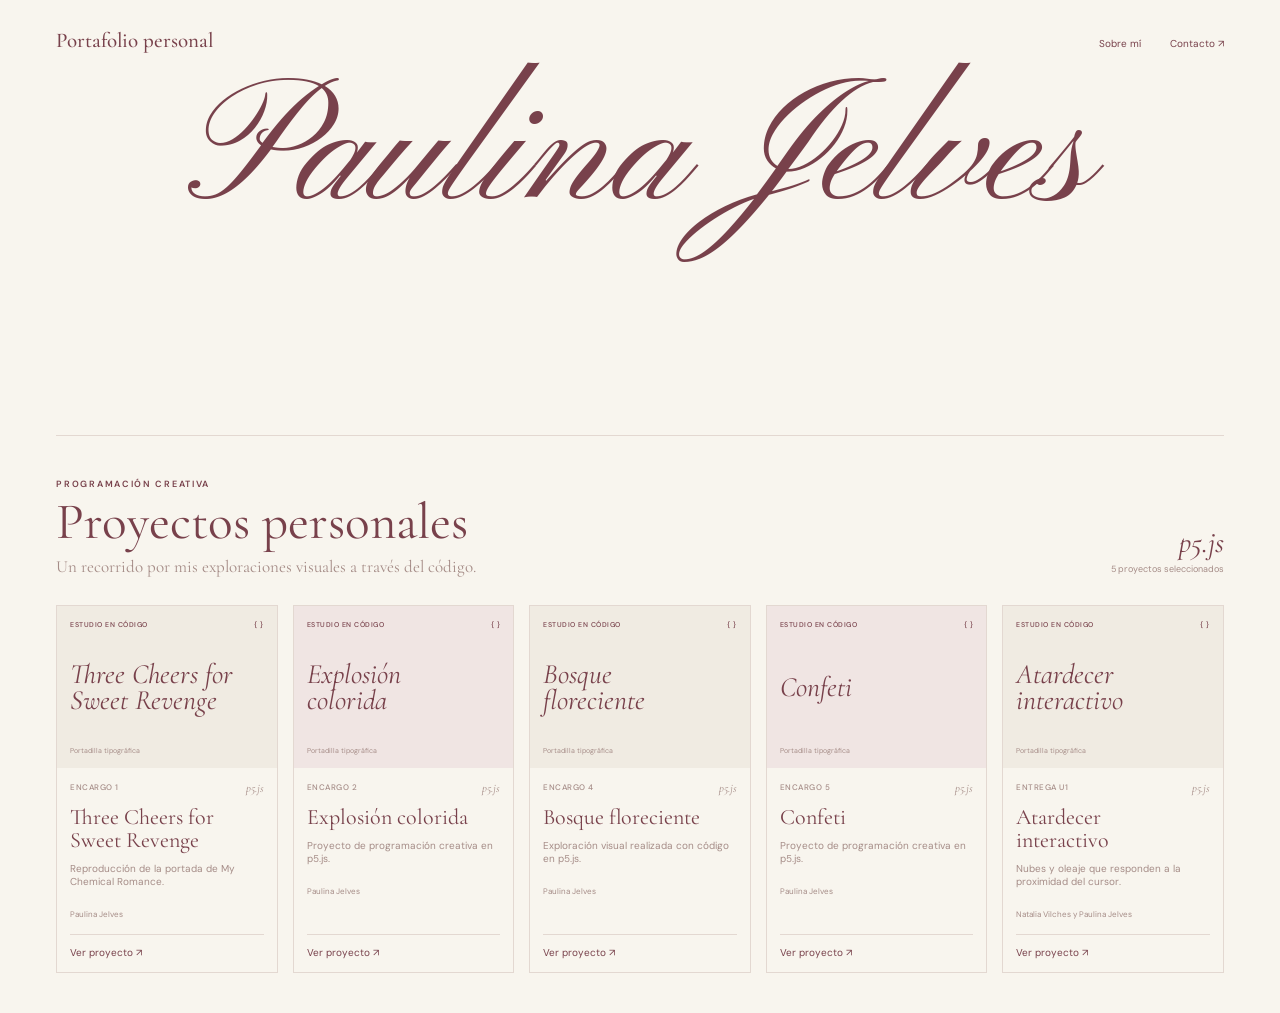
<file: index.html>
<!DOCTYPE html>
<html lang="es">
<head>
  <!-- Configuración básica del documento. -->
  <meta charset="UTF-8">
  <meta name="viewport" content="width=device-width, initial-scale=1.0">
  <title>Portafolio personal | Paulina Jelves</title>

  <!-- Conecta este HTML con el archivo CSS ubicado en la misma carpeta. -->
  <link rel="stylesheet" href="style.css">

  <!-- Tipografías: puedes reemplazarlas desde Google Fonts y en el CSS. -->
  <link rel="preconnect" href="https://fonts.googleapis.com">
  <link rel="preconnect" href="https://fonts.gstatic.com" crossorigin>
  <link href="https://fonts.googleapis.com/css2?family=Cormorant+Garamond:ital,wght@0,400;0,500;1,400;1,500&family=DM+Sans:wght@400;500;600&family=Pinyon+Script&display=swap" rel="stylesheet">
</head>
<body>
  <!-- HEADER: portada y barra superior de navegación. -->
  <header id="inicio" class="portada">
    <div class="barra-superior">
      <div class="nombre-sitio">Portafolio personal</div>
      <div class="navegacion">
        <!-- href="#sobre-mi" dirige al elemento con id="sobre-mi". -->
        <a href="#sobre-mi">Sobre mí</a>
        <!-- Reemplaza el correo de ejemplo por tu dirección real. -->
        <a href="mailto:tu-correo@ejemplo.com">Contacto ↗</a>
      </div>
    </div>

    <!-- Título grande con tipografía caligráfica. -->
    <div class="titulo-portada">Paulina Jelves</div>

    <!-- Línea horizontal inferior presente en el wireframe. -->
    <div class="linea-portada"></div>
  </header>

  <!-- Contenedor de la sección de proyectos. -->
  <div id="proyectos" class="seccion-proyectos">
    <div class="encabezado-proyectos">
      <div class="introduccion-proyectos">
        <div class="etiqueta-seccion">PROGRAMACIÓN CREATIVA</div>
        <div class="titulo-seccion">Proyectos personales</div>
        <div class="subtitulo-seccion">Un recorrido por mis exploraciones visuales a través del código.</div>
      </div>
      <div class="resumen-proyectos">
        <div class="marca-p5">p5.js</div>
        <div class="cantidad-proyectos">5 proyectos seleccionados</div>
      </div>
    </div>

    <!-- Las cinco tarjetas mantienen el mismo formato: cabecera visual + información. -->
    <div class="grilla-proyectos">

      <!-- PROYECTO 1: coloca su imagen en el atributo src comentado. -->
      <div id="proyecto-1" class="tarjeta-proyecto">
        <div class="visual-proyecto tono-arena">
          <!-- Para usar una imagen: quita los comentarios y cambia la ruta.
          <img class="imagen-proyecto" src="imagenes/three-cheers.jpg" alt="Vista de Three Cheers for Sweet Revenge">
          -->
          <div class="visual-arriba"><span>ESTUDIO EN CÓDIGO</span><span>{ }</span></div>
          <div class="visual-titulo">Three Cheers for<br>Sweet Revenge</div>
          <div class="visual-pie">Portadilla tipográfica</div>
        </div>
        <div class="contenido-proyecto">
          <div class="metadatos"><span>ENCARGO 1</span><span>p5.js</span></div>
          <div class="nombre-proyecto">Three Cheers for<br>Sweet Revenge</div>
          <div class="descripcion-proyecto">Reproducción de la portada de My Chemical Romance.</div>
          <div class="autoria-proyecto">Paulina Jelves</div>
          <a class="enlace-proyecto" href="https://wiki.ead.pucv.cl/Encargo_1_IE_-_Three_cheers_for_sweet_revenge_-_Paulina_Jelves" target="_blank" rel="noopener noreferrer">Ver proyecto ↗</a>
        </div>
      </div>

      <!-- PROYECTO 2 -->
      <div id="proyecto-2" class="tarjeta-proyecto">
        <div class="visual-proyecto tono-rosa">
          <!-- <img class="imagen-proyecto" src="imagenes/explosion-colorida.jpg" alt="Vista de Explosión colorida"> -->
          <div class="visual-arriba"><span>ESTUDIO EN CÓDIGO</span><span>{ }</span></div>
          <div class="visual-titulo">Explosión<br>colorida</div>
          <div class="visual-pie">Portadilla tipográfica</div>
        </div>
        <div class="contenido-proyecto">
          <div class="metadatos"><span>ENCARGO 2</span><span>p5.js</span></div>
          <div class="nombre-proyecto">Explosión colorida</div>
          <div class="descripcion-proyecto">Proyecto de programación creativa en p5.js.</div>
          <div class="autoria-proyecto">Paulina Jelves</div>
          <a class="enlace-proyecto" href="https://wiki.ead.pucv.cl/Encargo_2_IE_-_Paulina_Jelves" target="_blank" rel="noopener noreferrer">Ver proyecto ↗</a>
        </div>
      </div>

      <!-- PROYECTO 3 -->
      <div id="proyecto-3" class="tarjeta-proyecto">
        <div class="visual-proyecto tono-arena">
          <!-- <img class="imagen-proyecto" src="imagenes/bosque-floreciente.jpg" alt="Vista de Bosque floreciente"> -->
          <div class="visual-arriba"><span>ESTUDIO EN CÓDIGO</span><span>{ }</span></div>
          <div class="visual-titulo">Bosque<br>floreciente</div>
          <div class="visual-pie">Portadilla tipográfica</div>
        </div>
        <div class="contenido-proyecto">
          <div class="metadatos"><span>ENCARGO 4</span><span>p5.js</span></div>
          <div class="nombre-proyecto">Bosque floreciente</div>
          <div class="descripcion-proyecto">Exploración visual realizada con código en p5.js.</div>
          <div class="autoria-proyecto">Paulina Jelves</div>
          <a class="enlace-proyecto" href="https://wiki.ead.pucv.cl/Encargo_4_IE_-_Paulina_Jelves" target="_blank" rel="noopener noreferrer">Ver proyecto ↗</a>
        </div>
      </div>

      <!-- PROYECTO 4 -->
      <div id="proyecto-4" class="tarjeta-proyecto">
        <div class="visual-proyecto tono-rosa">
          <!-- <img class="imagen-proyecto" src="imagenes/confeti.jpg" alt="Vista de Confeti"> -->
          <div class="visual-arriba"><span>ESTUDIO EN CÓDIGO</span><span>{ }</span></div>
          <div class="visual-titulo">Confeti</div>
          <div class="visual-pie">Portadilla tipográfica</div>
        </div>
        <div class="contenido-proyecto">
          <div class="metadatos"><span>ENCARGO 5</span><span>p5.js</span></div>
          <div class="nombre-proyecto">Confeti</div>
          <div class="descripcion-proyecto">Proyecto de programación creativa en p5.js.</div>
          <div class="autoria-proyecto">Paulina Jelves</div>
          <a class="enlace-proyecto" href="https://wiki.ead.pucv.cl/Encargo_5_IE_-_Paulina_Jelves" target="_blank" rel="noopener noreferrer">Ver proyecto ↗</a>
        </div>
      </div>

      <!-- PROYECTO 5 -->
      <div id="proyecto-5" class="tarjeta-proyecto">
        <div class="visual-proyecto tono-arena">
          <!-- <img class="imagen-proyecto" src="imagenes/atardecer.jpg" alt="Vista de Atardecer interactivo"> -->
          <div class="visual-arriba"><span>ESTUDIO EN CÓDIGO</span><span>{ }</span></div>
          <div class="visual-titulo">Atardecer<br>interactivo</div>
          <div class="visual-pie">Portadilla tipográfica</div>
        </div>
        <div class="contenido-proyecto">
          <div class="metadatos"><span>ENTREGA U1</span><span>p5.js</span></div>
          <div class="nombre-proyecto">Atardecer<br>interactivo</div>
          <div class="descripcion-proyecto">Nubes y oleaje que responden a la proximidad del cursor.</div>
          <div class="autoria-proyecto">Natalia Vilches y Paulina Jelves</div>
          <a class="enlace-proyecto" href="https://wiki.ead.pucv.cl/Atardecer_Interactivo_-_Entrega_U1_IE" target="_blank" rel="noopener noreferrer">Ver proyecto ↗</a>
        </div>
      </div>
    </div>
  </div>

  <!-- El wireframe no incluye una sección "Sobre mí" ni pie de página.
       Por eso no añadimos ninguna. Si deseas que el enlace superior funcione
       dentro de esta página, tendrás que indicar dónde ubicar esa sección. -->
</body>
</html>
</file>
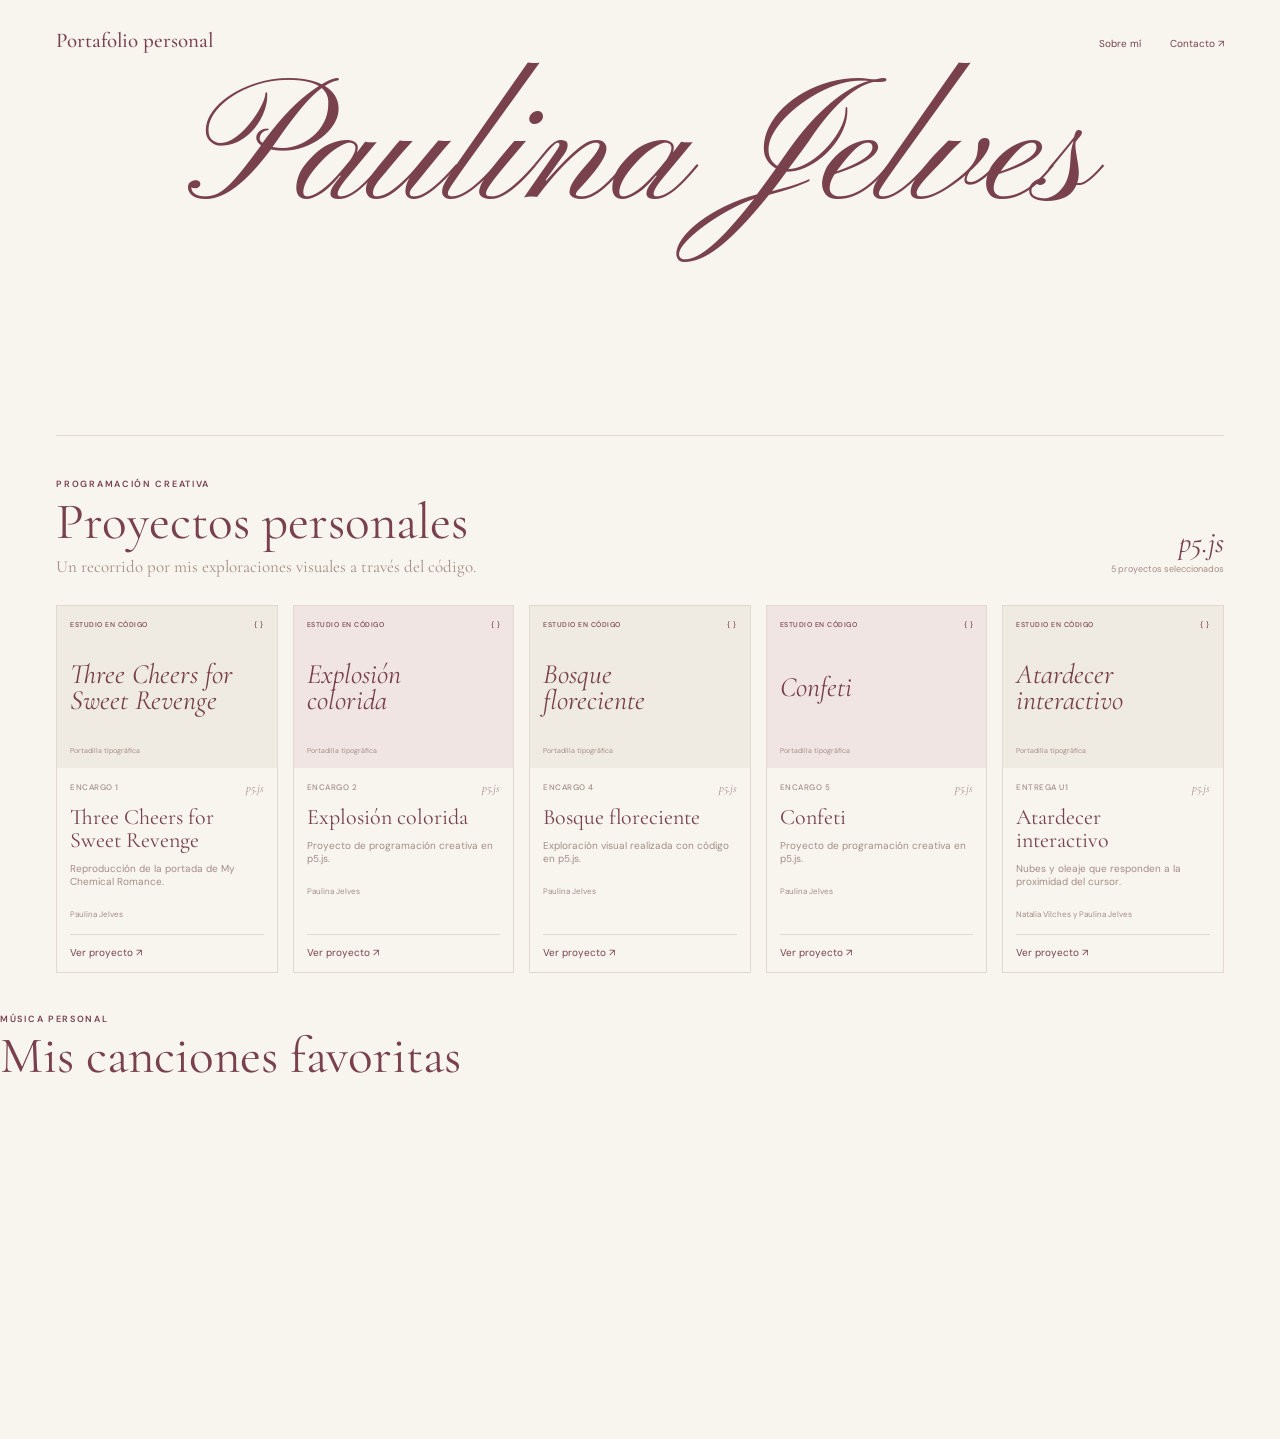
<file: index (1).html>
<!DOCTYPE html>
<html lang="es">
<head>
  <!-- Configuración básica del documento. -->
  <meta charset="UTF-8">
  <meta name="viewport" content="width=device-width, initial-scale=1.0">
  <title>Portafolio personal | Paulina Jelves</title>

  <!-- Conecta este HTML con el archivo CSS ubicado en la misma carpeta. -->
  <link rel="stylesheet" href="style.css">

  <!-- Tipografías: puedes reemplazarlas desde Google Fonts y en el CSS. -->
  <link rel="preconnect" href="https://fonts.googleapis.com">
  <link rel="preconnect" href="https://fonts.gstatic.com" crossorigin>
  <link href="https://fonts.googleapis.com/css2?family=Cormorant+Garamond:ital,wght@0,400;0,500;1,400;1,500&family=DM+Sans:wght@400;500;600&family=Pinyon+Script&display=swap" rel="stylesheet">
</head>
<body>
  <!-- HEADER: portada y barra superior de navegación. -->
  <header id="inicio" class="portada">
    <div class="barra-superior">
      <div class="nombre-sitio">Portafolio personal</div>
      <div class="navegacion">
        <!-- href="#sobre-mi" dirige al elemento con id="sobre-mi". -->
        <a href="#sobre-mi">Sobre mí</a>
        <!-- Reemplaza el correo de ejemplo por tu dirección real. -->
        <a href="mailto:tu-correo@ejemplo.com">Contacto ↗</a>
      </div>
    </div>

    <!-- Título grande con tipografía caligráfica. -->
    <div class="titulo-portada">Paulina Jelves</div>

    <!-- Línea horizontal inferior presente en el wireframe. -->
    <div class="linea-portada"></div>
  </header>

  <!-- Contenedor de la sección de proyectos. -->
  <div id="proyectos" class="seccion-proyectos">
    <div class="encabezado-proyectos">
      <div class="introduccion-proyectos">
        <div class="etiqueta-seccion">PROGRAMACIÓN CREATIVA</div>
        <div class="titulo-seccion">Proyectos personales</div>
        <div class="subtitulo-seccion">Un recorrido por mis exploraciones visuales a través del código.</div>
      </div>
      <div class="resumen-proyectos">
        <div class="marca-p5">p5.js</div>
        <div class="cantidad-proyectos">5 proyectos seleccionados</div>
      </div>
    </div>

    <!-- Las cinco tarjetas mantienen el mismo formato: cabecera visual + información. -->
    <div class="grilla-proyectos">

      <!-- PROYECTO 1: coloca su imagen en el atributo src comentado. -->
      <div id="proyecto-1" class="tarjeta-proyecto">
        <div class="visual-proyecto tono-arena">
          <!-- Para usar una imagen: quita los comentarios y cambia la ruta.
          <img class="imagen-proyecto" src="imagenes/three-cheers.jpg" alt="Vista de Three Cheers for Sweet Revenge">
          -->
          <div class="visual-arriba"><span>ESTUDIO EN CÓDIGO</span><span>{ }</span></div>
          <div class="visual-titulo">Three Cheers for<br>Sweet Revenge</div>
          <div class="visual-pie">Portadilla tipográfica</div>
        </div>
        <div class="contenido-proyecto">
          <div class="metadatos"><span>ENCARGO 1</span><span>p5.js</span></div>
          <div class="nombre-proyecto">Three Cheers for<br>Sweet Revenge</div>
          <div class="descripcion-proyecto">Reproducción de la portada de My Chemical Romance.</div>
          <div class="autoria-proyecto">Paulina Jelves</div>
          <a class="enlace-proyecto" href="https://wiki.ead.pucv.cl/Encargo_1_IE_-_Three_cheers_for_sweet_revenge_-_Paulina_Jelves" target="_blank" rel="noopener noreferrer">Ver proyecto ↗</a>
        </div>
      </div>

      <!-- PROYECTO 2 -->
      <div id="proyecto-2" class="tarjeta-proyecto">
        <div class="visual-proyecto tono-rosa">
          <!-- <img class="imagen-proyecto" src="imagenes/explosion-colorida.jpg" alt="Vista de Explosión colorida"> -->
          <div class="visual-arriba"><span>ESTUDIO EN CÓDIGO</span><span>{ }</span></div>
          <div class="visual-titulo">Explosión<br>colorida</div>
          <div class="visual-pie">Portadilla tipográfica</div>
        </div>
        <div class="contenido-proyecto">
          <div class="metadatos"><span>ENCARGO 2</span><span>p5.js</span></div>
          <div class="nombre-proyecto">Explosión colorida</div>
          <div class="descripcion-proyecto">Proyecto de programación creativa en p5.js.</div>
          <div class="autoria-proyecto">Paulina Jelves</div>
          <a class="enlace-proyecto" href="https://wiki.ead.pucv.cl/Encargo_2_IE_-_Paulina_Jelves" target="_blank" rel="noopener noreferrer">Ver proyecto ↗</a>
        </div>
      </div>

      <!-- PROYECTO 3 -->
      <div id="proyecto-3" class="tarjeta-proyecto">
        <div class="visual-proyecto tono-arena">
          <!-- <img class="imagen-proyecto" src="imagenes/bosque-floreciente.jpg" alt="Vista de Bosque floreciente"> -->
          <div class="visual-arriba"><span>ESTUDIO EN CÓDIGO</span><span>{ }</span></div>
          <div class="visual-titulo">Bosque<br>floreciente</div>
          <div class="visual-pie">Portadilla tipográfica</div>
        </div>
        <div class="contenido-proyecto">
          <div class="metadatos"><span>ENCARGO 4</span><span>p5.js</span></div>
          <div class="nombre-proyecto">Bosque floreciente</div>
          <div class="descripcion-proyecto">Exploración visual realizada con código en p5.js.</div>
          <div class="autoria-proyecto">Paulina Jelves</div>
          <a class="enlace-proyecto" href="https://wiki.ead.pucv.cl/Encargo_4_IE_-_Paulina_Jelves" target="_blank" rel="noopener noreferrer">Ver proyecto ↗</a>
        </div>
      </div>

      <!-- PROYECTO 4 -->
      <div id="proyecto-4" class="tarjeta-proyecto">
        <div class="visual-proyecto tono-rosa">
          <!-- <img class="imagen-proyecto" src="imagenes/confeti.jpg" alt="Vista de Confeti"> -->
          <div class="visual-arriba"><span>ESTUDIO EN CÓDIGO</span><span>{ }</span></div>
          <div class="visual-titulo">Confeti</div>
          <div class="visual-pie">Portadilla tipográfica</div>
        </div>
        <div class="contenido-proyecto">
          <div class="metadatos"><span>ENCARGO 5</span><span>p5.js</span></div>
          <div class="nombre-proyecto">Confeti</div>
          <div class="descripcion-proyecto">Proyecto de programación creativa en p5.js.</div>
          <div class="autoria-proyecto">Paulina Jelves</div>
          <a class="enlace-proyecto" href="https://wiki.ead.pucv.cl/Encargo_5_IE_-_Paulina_Jelves" target="_blank" rel="noopener noreferrer">Ver proyecto ↗</a>
        </div>
      </div>

      <!-- PROYECTO 5 -->
      <div id="proyecto-5" class="tarjeta-proyecto">
        <div class="visual-proyecto tono-arena">
          <!-- <img class="imagen-proyecto" src="imagenes/atardecer.jpg" alt="Vista de Atardecer interactivo"> -->
          <div class="visual-arriba"><span>ESTUDIO EN CÓDIGO</span><span>{ }</span></div>
          <div class="visual-titulo">Atardecer<br>interactivo</div>
          <div class="visual-pie">Portadilla tipográfica</div>
        </div>
        <div class="contenido-proyecto">
          <div class="metadatos"><span>ENTREGA U1</span><span>p5.js</span></div>
          <div class="nombre-proyecto">Atardecer<br>interactivo</div>
          <div class="descripcion-proyecto">Nubes y oleaje que responden a la proximidad del cursor.</div>
          <div class="autoria-proyecto">Natalia Vilches y Paulina Jelves</div>
          <a class="enlace-proyecto" href="https://wiki.ead.pucv.cl/Atardecer_Interactivo_-_Entrega_U1_IE" target="_blank" rel="noopener noreferrer">Ver proyecto ↗</a>
        </div>
      </div>
    </div>
  </div>

  <!-- SPOTIFY: sección nueva debajo de los cinco proyectos.
       El número después de /playlist/ identifica tu lista de reproducción.
       No incluimos el parámetro pt del enlace compartido, porque no se necesita
       para mostrar el reproductor integrado. -->
  <div id="spotify" class="seccion-spotify">
    <div class="etiqueta-seccion">MÚSICA PERSONAL</div>
    <div class="titulo-seccion">Mis canciones favoritas</div>
    <div class="reproductor-spotify">
      <!-- iframe: muestra contenido de Spotify dentro de esta página.
           src: dirección del reproductor. width y height: tamaño.
           loading="lazy": carga el reproductor cuando está cerca de la pantalla. -->
      <iframe
        title="Playlist de Spotify de Paulina Jelves"
        src="https://open.spotify.com/embed/playlist/3zOF98b9GW2Nazth5P3yev?utm_source=generator"
        width="100%"
        height="352"
        frameborder="0"
        allow="autoplay; clipboard-write; encrypted-media; fullscreen; picture-in-picture"
        loading="lazy">
      </iframe>
    </div>
  </div>

  <!-- El wireframe no incluye una sección "Sobre mí" ni pie de página.
       Por eso no añadimos ninguna. Si deseas que el enlace superior funcione
       dentro de esta página, tendrás que indicar dónde ubicar esa sección. -->
</body>
</html>
</file>
<file: style.css>
/* ============================================================
   COLORES Y TIPOGRAFÍAS GLOBALES
   Cambia aquí los valores para modificar toda la página.
   ============================================================ */
:root {
  --fondo: #f8f5ee;       /* crema de fondo */
  --burdeos: #78414b;     /* letras principales */
  --texto-suave: #a58c87; /* descripciones y textos pequeños */
  --borde: #e3d8d1;       /* líneas finas */
  --arena: #f0ebe2;       /* tarjetas claras */
  --rosa: #f0e5e3;        /* tarjetas rosadas */
  --serif: "Cormorant Garamond", Georgia, serif;
  --sans: "DM Sans", Arial, sans-serif;
  --caligrafica: "Pinyon Script", cursive;
}

/* box-sizing evita que el padding agrande el ancho definido. */
* { box-sizing: border-box; }
html { scroll-behavior: smooth; }
body {
  margin: 0; /* elimina el margen predeterminado del navegador */
  background: var(--fondo);
  color: var(--burdeos);
}
a { color: inherit; text-decoration: none; }

/* ============================================================
   PORTADA / HEADER (primer wireframe)
   ============================================================ */
.portada {
  position: relative; /* permite posicionar la línea inferior */
  min-height: 460px;
  padding: 30px 4.4% 26px;
}
.barra-superior {
  display: flex; /* sitúa título pequeño a la izquierda y menú a la derecha */
  justify-content: space-between;
  align-items: flex-start;
}
.nombre-sitio { font: 500 21px/1 var(--serif); }
.navegacion { display: flex; gap: 29px; padding-top: 7px; }
.navegacion a { font: 400 10px/1.4 var(--sans); }
.navegacion a:hover, .enlace-proyecto:hover { text-decoration: underline; }
.titulo-portada {
  margin-top: 19px;
  text-align: center;
  font: 400 clamp(100px, 13.7vw, 210px)/1 var(--caligrafica);
  white-space: nowrap; /* mantiene el nombre en una sola línea en escritorio */
}
.linea-portada {
  position: absolute;
  bottom: 24px;
  left: 4.4%;
  right: 4.4%;
  border-top: 1px solid var(--borde);
}

/* ============================================================
   CABECERA DE PROYECTOS (segundo wireframe)
   ============================================================ */
.seccion-proyectos { padding: 18px 4.4% 40px; }
.encabezado-proyectos {
  display: flex;
  justify-content: space-between;
  align-items: flex-end;
  margin-bottom: 26px;
  gap: 24px;
}
.etiqueta-seccion {
  font: 600 9px/1.4 var(--sans);
  letter-spacing: 1.7px;
  margin-bottom: 6px;
}
.titulo-seccion { font: 400 clamp(40px, 4vw, 54px)/1 var(--serif); }
.subtitulo-seccion { font: 400 17px/1.35 var(--serif); color: var(--texto-suave); margin-top: 8px; }
.resumen-proyectos { text-align: right; padding-bottom: 2px; flex-shrink: 0; }
.marca-p5 { font: italic 30px/1 var(--serif); }
.cantidad-proyectos { font: 400 9px/1.5 var(--sans); color: var(--texto-suave); margin-top: 5px; }

/* ============================================================
   GRILLA: cinco tarjetas en una fila como en el wireframe
   ============================================================ */
.grilla-proyectos {
  display: grid;
  grid-template-columns: repeat(5, minmax(0, 1fr));
  gap: 15px;
}
.tarjeta-proyecto {
  border: 1px solid var(--borde);
  display: flex;
  flex-direction: column;
  min-width: 0;
}
.visual-proyecto {
  position: relative; /* necesario para colocar imagen opcional */
  height: 162px;
  padding: 14px 13px 12px;
  display: flex;
  flex-direction: column;
  justify-content: space-between;
  overflow: hidden;
}
.tono-arena { background: var(--arena); }
.tono-rosa { background: var(--rosa); }

/* Al activar una etiqueta <img> en HTML, la imagen llena la cabecera.
   object-fit: cover recorta lo necesario sin deformar la imagen. */
.imagen-proyecto {
  position: absolute;
  inset: 0;
  width: 100%;
  height: 100%;
  object-fit: cover;
  z-index: 0;
}
.visual-arriba, .visual-titulo, .visual-pie { position: relative; z-index: 1; }
.visual-arriba { display: flex; justify-content: space-between; gap: 6px; font: 500 7px/1.3 var(--sans); letter-spacing: .5px; }
.visual-titulo { font: italic 28px/.95 var(--serif); }
.visual-pie { font: 400 7px/1.4 var(--sans); color: var(--texto-suave); }

/* Parte inferior de cada tarjeta. */
.contenido-proyecto {
  padding: 14px 13px 12px;
  min-height: 204px;
  display: flex;
  flex-direction: column;
}
.metadatos { display: flex; justify-content: space-between; gap: 4px; font: 500 8px/1.3 var(--sans); color: var(--texto-suave); letter-spacing: .5px; }
.metadatos span:last-child { font: italic 12px/1 var(--serif); letter-spacing: 0; }
.nombre-proyecto { font: 400 22px/1.05 var(--serif); margin: 12px 0 10px; }
.descripcion-proyecto { font: 400 10px/1.35 var(--sans); color: var(--texto-suave); min-height: 40px; }
.autoria-proyecto { font: 400 8px/1.4 var(--sans); color: var(--texto-suave); margin-top: 7px; }
.enlace-proyecto {
  display: block;
  margin-top: auto; /* empuja el enlace al fondo de todas las tarjetas */
  padding-top: 11px;
  border-top: 1px solid var(--borde);
  font: 400 10px/1.4 var(--sans);
}

/* ============================================================
   ADAPTACIÓN A PANTALLAS PEQUEÑAS
   No añade ni elimina elementos: reorganiza las tarjetas.
   ============================================================ */
@media (max-width: 850px) {
  .portada { min-height: 350px; }
  .titulo-portada { font-size: clamp(70px, 14vw, 125px); margin-top: 45px; }
  .grilla-proyectos { grid-template-columns: repeat(2, minmax(0, 1fr)); }
  .visual-proyecto { height: 210px; }
}
@media (max-width: 520px) {
  .portada { min-height: 290px; padding-top: 24px; }
  .nombre-sitio { font-size: 17px; }
  .navegacion { gap: 12px; padding-top: 3px; }
  .navegacion a { font-size: 9px; }
  .titulo-portada { font-size: 14vw; margin-top: 70px; }
  .encabezado-proyectos { align-items: flex-start; }
  .titulo-seccion { font-size: 35px; }
  .subtitulo-seccion { font-size: 14px; }
  .marca-p5 { font-size: 22px; }
  .cantidad-proyectos { font-size: 8px; }
  .grilla-proyectos { grid-template-columns: 1fr; }
  .visual-proyecto { height: 240px; }
  .visual-titulo { font-size: 38px; }
  .contenido-proyecto { min-height: 200px; }
}
</file>
